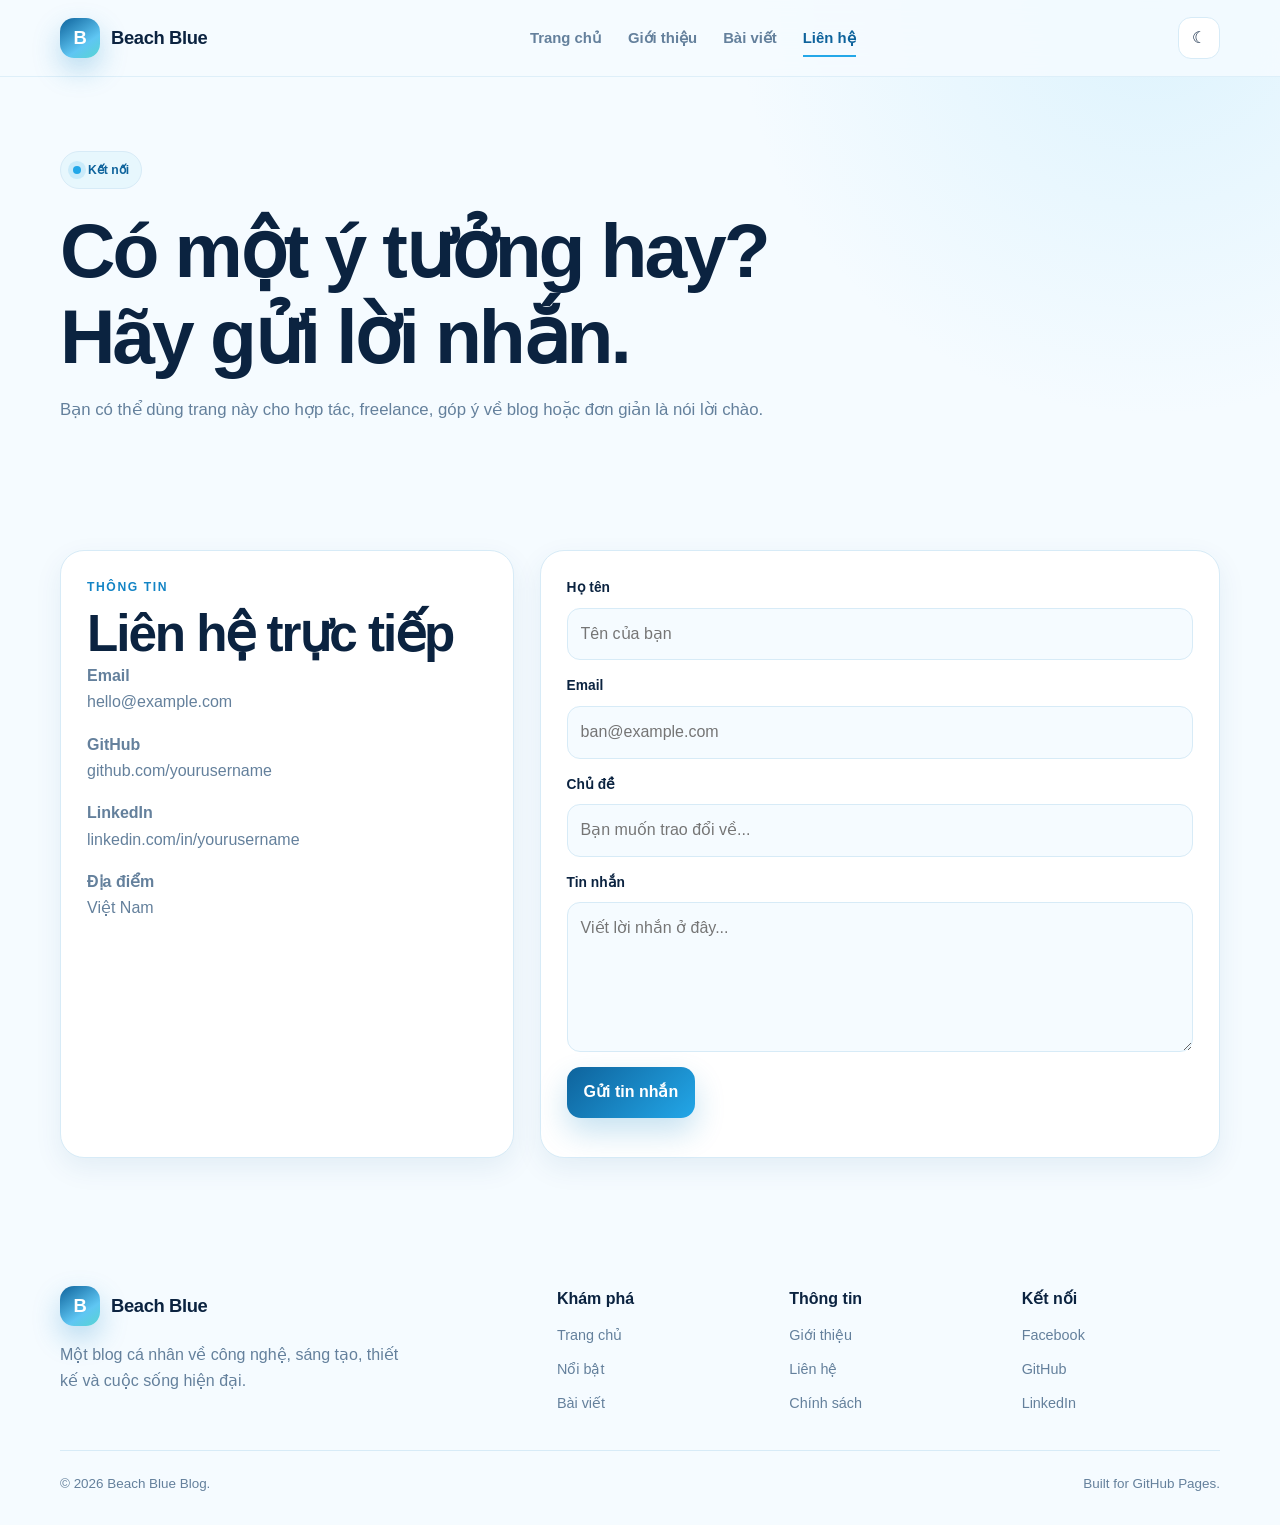
<file: contact.html>
<!DOCTYPE html>
<html lang="vi" data-theme="light">
<head>
  <meta charset="UTF-8">
  <meta name="viewport" content="width=device-width, initial-scale=1.0">
  <meta name="description" content="Liên hệ với Beach Blue Blog.">
  <title>Liên hệ — Beach Blue Blog</title>
  <link rel="stylesheet" href="assets/css/style.css">
</head>
<body>

<header class="site-header">
  <div class="container">
    <nav class="navbar">
      <a class="brand" href="index.html"><span class="brand-mark">B</span><span>Beach Blue</span></a>
      <div class="nav-links">
        <a href="index.html">Trang chủ</a>
        <a href="about.html">Giới thiệu</a>
        <a href="index.html#articles">Bài viết</a>
        <a class="active" href="contact.html">Liên hệ</a>
      </div>
      <div class="nav-actions">
        <button class="icon-btn" data-theme-toggle aria-label="Đổi giao diện">☾</button>
        <button class="icon-btn menu-btn" data-menu-toggle aria-label="Mở menu">☰</button>
      </div>
    </nav>
    <div class="mobile-menu" data-mobile-menu>
      <a href="index.html">Trang chủ</a>
      <a href="about.html">Giới thiệu</a>
      <a href="index.html#articles">Bài viết</a>
      <a href="contact.html">Liên hệ</a>
    </div>
  </div>
</header>


<main>
  <section class="page-hero">
    <div class="container">
      <div class="eyebrow"><span class="dot"></span>Kết nối</div>
      <h1 class="page-title">Có một ý tưởng hay? Hãy gửi lời nhắn.</h1>
      <p class="page-lead">Bạn có thể dùng trang này cho hợp tác, freelance, góp ý về blog hoặc đơn giản là nói lời chào.</p>
    </div>
  </section>

  <section class="section">
    <div class="container contact-grid">
      <aside class="contact-card">
        <div class="kicker">Thông tin</div>
        <h2>Liên hệ trực tiếp</h2>
        <div class="contact-list">
          <div><strong>Email</strong><br>hello@example.com</div>
          <div><strong>GitHub</strong><br>github.com/yourusername</div>
          <div><strong>LinkedIn</strong><br>linkedin.com/in/yourusername</div>
          <div><strong>Địa điểm</strong><br>Việt Nam</div>
        </div>
      </aside>

      <form class="contact-form" data-demo-form>
        <div class="form-row">
          <label for="name">Họ tên</label>
          <input id="name" type="text" placeholder="Tên của bạn" required>
        </div>
        <div class="form-row">
          <label for="email">Email</label>
          <input id="email" type="email" placeholder="ban@example.com" required>
        </div>
        <div class="form-row">
          <label for="subject">Chủ đề</label>
          <input id="subject" type="text" placeholder="Bạn muốn trao đổi về...">
        </div>
        <div class="form-row">
          <label for="message">Tin nhắn</label>
          <textarea id="message" placeholder="Viết lời nhắn ở đây..." required></textarea>
        </div>
        <button class="btn btn-primary" type="submit">Gửi tin nhắn</button>
        <p class="meta" data-form-message style="margin-top:12px"></p>
      </form>
    </div>
  </section>
</main>


<footer class="site-footer">
  <div class="container">
    <div class="footer-grid">
      <div>
        <a class="brand" href="index.html"><span class="brand-mark">B</span><span>Beach Blue</span></a>
        <p class="footer-copy">Một blog cá nhân về công nghệ, sáng tạo, thiết kế và cuộc sống hiện đại.</p>
      </div>
      <div>
        <div class="footer-title">Khám phá</div>
        <div class="footer-links">
          <a href="index.html">Trang chủ</a>
          <a href="index.html#featured">Nổi bật</a>
          <a href="index.html#articles">Bài viết</a>
        </div>
      </div>
      <div>
        <div class="footer-title">Thông tin</div>
        <div class="footer-links">
          <a href="about.html">Giới thiệu</a>
          <a href="contact.html">Liên hệ</a>
          <a href="#">Chính sách</a>
        </div>
      </div>
      <div>
        <div class="footer-title">Kết nối</div>
        <div class="footer-links">
          <a href="#">Facebook</a>
          <a href="#">GitHub</a>
          <a href="#">LinkedIn</a>
        </div>
      </div>
    </div>
    <div class="footer-bottom">
      <span>© 2026 Beach Blue Blog.</span>
      <span>Built for GitHub Pages.</span>
    </div>
  </div>
</footer>

<script src="assets/js/main.js"></script>
</body>
</html>
</file>
<file: assets/css/style.css>
:root {
  --bg: #f5fbff;
  --surface: #ffffff;
  --surface-2: #eaf7ff;
  --text: #0b2340;
  --muted: #64809c;
  --line: #d7ebf7;

  --ocean-900: #083b66;
  --ocean-800: #0b4f82;
  --ocean-700: #0e639c;
  --ocean-600: #1384c5;
  --ocean-500: #23a7e8;
  --ocean-400: #5fc6f3;
  --ocean-300: #9fdef8;
  --aqua: #57d5d2;
  --sand: #fff6df;

  --primary: var(--ocean-700);
  --primary-2: var(--ocean-500);
  --accent: var(--aqua);

  --radius-sm: 14px;
  --radius-md: 20px;
  --radius-lg: 30px;
  --shadow-sm: 0 10px 28px rgba(11, 79, 130, 0.08);
  --shadow-lg: 0 24px 70px rgba(11, 79, 130, 0.16);
}

html[data-theme="dark"] {
  --bg: #061a2b;
  --surface: #0b263c;
  --surface-2: #10344f;
  --text: #eef9ff;
  --muted: #a4bfd1;
  --line: #1b4563;
  --sand: #183144;
  --shadow-sm: 0 10px 28px rgba(0, 0, 0, .18);
  --shadow-lg: 0 24px 70px rgba(0, 0, 0, .28);
}

* { box-sizing: border-box; }

html {
  scroll-behavior: smooth;
}

body {
  margin: 0;
  font-family: "Be Vietnam Pro", sans-serif;
  color: var(--text);
  background:
    radial-gradient(circle at 90% 0%, color-mix(in srgb, var(--ocean-300) 28%, transparent), transparent 26rem),
    var(--bg);
  line-height: 1.65;
  transition: background .25s ease, color .25s ease;
}

img {
  display: block;
  width: 100%;
  object-fit: cover;
}

a {
  color: inherit;
  text-decoration: none;
}

button, input, textarea {
  font: inherit;
}

button {
  cursor: pointer;
}

.container {
  width: min(1160px, calc(100% - 36px));
  margin-inline: auto;
}

/* Header */
.site-header {
  position: sticky;
  top: 0;
  z-index: 50;
  backdrop-filter: blur(18px);
  background: color-mix(in srgb, var(--bg) 86%, transparent);
  border-bottom: 1px solid color-mix(in srgb, var(--line) 76%, transparent);
}

.navbar {
  min-height: 76px;
  display: flex;
  align-items: center;
  justify-content: space-between;
  gap: 22px;
}

.brand {
  display: inline-flex;
  align-items: center;
  gap: 11px;
  font-size: 1.15rem;
  font-weight: 800;
  letter-spacing: -.02em;
}

.brand-mark {
  width: 40px;
  height: 40px;
  border-radius: 14px;
  display: grid;
  place-items: center;
  color: white;
  background: linear-gradient(145deg, var(--ocean-700), var(--ocean-400) 65%, var(--aqua));
  box-shadow: 0 12px 28px rgba(19, 132, 197, .28);
}

.nav-links {
  display: flex;
  align-items: center;
  gap: 26px;
  color: var(--muted);
  font-weight: 700;
  font-size: .93rem;
}

.nav-links a {
  position: relative;
}

.nav-links a::after {
  content: "";
  position: absolute;
  left: 0;
  right: 100%;
  bottom: -7px;
  height: 2px;
  background: var(--primary-2);
  transition: right .2s ease;
}

.nav-links a:hover,
.nav-links a.active {
  color: var(--primary);
}

.nav-links a:hover::after,
.nav-links a.active::after {
  right: 0;
}

.nav-actions {
  display: flex;
  align-items: center;
  gap: 10px;
}

.icon-btn {
  width: 42px;
  height: 42px;
  border-radius: 13px;
  border: 1px solid var(--line);
  background: var(--surface);
  color: var(--text);
  display: grid;
  place-items: center;
}

.menu-btn {
  display: none;
}

.mobile-menu {
  display: none;
  padding-bottom: 16px;
}

.mobile-menu.open {
  display: grid;
  gap: 8px;
}

.mobile-menu a {
  padding: 11px 0;
  border-bottom: 1px solid var(--line);
  color: var(--muted);
  font-weight: 700;
}

/* Shared */
.eyebrow,
.chip {
  display: inline-flex;
  align-items: center;
  gap: 7px;
  width: fit-content;
  border-radius: 999px;
  font-size: .76rem;
  font-weight: 800;
}

.eyebrow {
  padding: 8px 12px;
  color: var(--primary);
  background: color-mix(in srgb, var(--ocean-300) 25%, var(--surface));
  border: 1px solid var(--line);
}

.chip {
  padding: 6px 9px;
  color: var(--ocean-700);
  background: color-mix(in srgb, var(--ocean-300) 30%, var(--surface));
}

html[data-theme="dark"] .chip {
  color: #a9e8ff;
}

.dot {
  width: 8px;
  height: 8px;
  border-radius: 50%;
  background: var(--primary-2);
  box-shadow: 0 0 0 5px color-mix(in srgb, var(--primary-2) 15%, transparent);
}

.btn {
  border: 0;
  padding: 12px 17px;
  border-radius: 14px;
  display: inline-flex;
  align-items: center;
  justify-content: center;
  gap: 8px;
  font-weight: 800;
  transition: transform .2s ease, box-shadow .2s ease;
}

.btn:hover {
  transform: translateY(-2px);
}

.btn-primary {
  color: white;
  background: linear-gradient(135deg, var(--ocean-700), var(--ocean-500));
  box-shadow: 0 14px 30px rgba(19,132,197,.24);
}

.btn-secondary {
  color: var(--text);
  background: var(--surface);
  border: 1px solid var(--line);
}

.section {
  padding: 72px 0;
}

.section-head {
  display: flex;
  align-items: end;
  justify-content: space-between;
  gap: 28px;
  margin-bottom: 30px;
}

.kicker {
  margin-bottom: 8px;
  color: var(--ocean-600);
  font-size: .76rem;
  font-weight: 900;
  letter-spacing: .13em;
  text-transform: uppercase;
}

.section h2,
.page-title,
.hero-title,
.article-title {
  font-family: "Be Vietnam Pro", sans-serif;
  font-weight: 800;
  letter-spacing: -0.04em;
  line-height: 1.12;
}
.section h2 {
  margin: 0;
  font-size: clamp(2rem, 4vw, 3.25rem);
}

.section-desc {
  max-width: 540px;
  margin: 0;
  color: var(--muted);
}

/* Hero */
.hero {
  padding: 78px 0 52px;
}

.hero-grid {
  display: grid;
  grid-template-columns: 1.03fr .97fr;
  align-items: center;
  gap: 54px;
}

.hero-title {
  margin: 20px 0 22px;
  font-size: clamp(3.2rem, 7vw, 6.3rem);
}

.gradient-text {
  background: linear-gradient(100deg, var(--ocean-800), var(--ocean-500), var(--aqua));
  -webkit-background-clip: text;
  color: transparent;
}

.hero-copy {
  max-width: 650px;
  margin-bottom: 28px;
  color: var(--muted);
  font-size: 1.06rem;
}

.hero-actions {
  display: flex;
  flex-wrap: wrap;
  gap: 12px;
}

.hero-visual {
  position: relative;
}

.hero-card {
  position: relative;
  min-height: 510px;
  overflow: hidden;
  border-radius: 36px;
  box-shadow: var(--shadow-lg);
}

.hero-card img {
  height: 510px;
}

.hero-overlay {
  position: absolute;
  inset: 0;
  background: linear-gradient(to top, rgba(5, 37, 62, .88), rgba(5, 37, 62, .05) 66%);
}

.hero-card-content {
  position: absolute;
  inset-inline: 28px;
  bottom: 27px;
  color: white;
}

.hero-card-content h3 {
  margin: 12px 0 8px;
  font-family: "Be Vietnam Pro", sans-serif;
  font-size: 2rem;
  line-height: 1.12;
}

.hero-card .chip {
  background: rgba(255,255,255,.18);
  color: white;
  backdrop-filter: blur(10px);
}

.meta {
  color: var(--muted);
  font-size: .82rem;
}

.hero-card .meta {
  color: rgba(255,255,255,.78);
}

.float-card {
  position: absolute;
  top: 38px;
  right: -18px;
  width: 185px;
  padding: 18px;
  border-radius: 20px;
  border: 1px solid var(--line);
  background: var(--surface);
  box-shadow: var(--shadow-sm);
}

.float-card strong {
  display: block;
  margin: 3px 0;
  font-size: 1.5rem;
  color: var(--primary);
}

.float-card span {
  color: var(--muted);
  font-size: .8rem;
}

/* Cards */
.feature-grid {
  display: grid;
  grid-template-columns: 1.15fr .85fr;
  gap: 22px;
}

.card {
  overflow: hidden;
  border: 1px solid var(--line);
  border-radius: var(--radius-md);
  background: var(--surface);
  box-shadow: var(--shadow-sm);
}

.card-body {
  padding: 22px;
}

.feature-main img {
  height: 360px;
}

.card h3 {
  margin: 11px 0 10px;
  font-family: "Be Vietnam Pro", sans-serif;
  line-height: 1.18;
}

.feature-main h3 {
  font-size: 1.8rem;
}

.card p {
  color: var(--muted);
}

.card-meta {
  display: flex;
  justify-content: space-between;
  gap: 16px;
  margin-top: 18px;
  color: var(--muted);
  font-size: .8rem;
}

.feature-stack {
  display: grid;
  gap: 22px;
}

.feature-small {
  display: grid;
  grid-template-columns: 180px 1fr;
  min-height: 180px;
}

.feature-small img {
  height: 100%;
}

.feature-small .card-body {
  padding: 18px;
}

.feature-small h3 {
  font-size: 1.22rem;
}

.category-row {
  display: flex;
  flex-wrap: wrap;
  gap: 10px;
  margin-bottom: 28px;
}

.category-btn {
  border: 1px solid var(--line);
  background: var(--surface);
  color: var(--muted);
  padding: 9px 13px;
  border-radius: 999px;
  font-weight: 800;
  font-size: .82rem;
}

.category-btn:hover,
.category-btn.active {
  background: var(--ocean-800);
  color: white;
  border-color: var(--ocean-800);
}

.posts-grid {
  display: grid;
  grid-template-columns: repeat(3, 1fr);
  gap: 22px;
}

.post-card {
  transition: transform .2s ease, box-shadow .2s ease;
}

.post-card:hover {
  transform: translateY(-5px);
  box-shadow: var(--shadow-lg);
}

.post-card img {
  height: 225px;
}

.post-card h3 {
  font-size: 1.34rem;
}

.read-more {
  display: inline-flex;
  margin-top: 2px;
  color: var(--primary);
  font-size: .88rem;
  font-weight: 800;
}

/* CTA */
.cta-panel {
  position: relative;
  overflow: hidden;
  border-radius: var(--radius-lg);
  padding: 52px;
  color: white;
  background:
    radial-gradient(circle at 10% 20%, rgba(255,255,255,.22), transparent 30%),
    linear-gradient(135deg, var(--ocean-800), var(--ocean-500) 56%, var(--aqua));
  box-shadow: var(--shadow-lg);
}

.cta-grid {
  display: grid;
  grid-template-columns: 1fr .9fr;
  align-items: center;
  gap: 42px;
}

.cta-panel h2 {
  color: white;
  margin-bottom: 14px;
}

.cta-panel p {
  color: rgba(255,255,255,.82);
  margin: 0;
}

.subscribe-form {
  display: flex;
  gap: 8px;
  padding: 8px;
  background: rgba(255,255,255,.14);
  border: 1px solid rgba(255,255,255,.24);
  border-radius: 16px;
  backdrop-filter: blur(12px);
}

.subscribe-form input {
  flex: 1;
  min-width: 0;
  border: 0;
  outline: 0;
  background: transparent;
  color: white;
  padding: 11px 12px;
}

.subscribe-form input::placeholder {
  color: rgba(255,255,255,.7);
}

.subscribe-form button {
  border: 0;
  border-radius: 12px;
  background: white;
  color: var(--ocean-800);
  padding: 11px 16px;
  font-weight: 900;
}

/* Inner pages */
.page-hero {
  padding: 74px 0 38px;
}

.page-title {
  max-width: 800px;
  margin: 18px 0 16px;
  font-size: clamp(3rem, 6vw, 5.4rem);
}

.page-lead {
  max-width: 720px;
  color: var(--muted);
  font-size: 1.05rem;
}

.split {
  display: grid;
  grid-template-columns: .9fr 1.1fr;
  gap: 42px;
  align-items: center;
}

.portrait {
  overflow: hidden;
  border-radius: 30px;
  box-shadow: var(--shadow-lg);
}

.portrait img {
  min-height: 520px;
}

.info-panel {
  padding: 30px;
  border: 1px solid var(--line);
  border-radius: 24px;
  background: var(--surface);
  box-shadow: var(--shadow-sm);
}

.info-panel h3 {
  margin-top: 0;
}

.info-panel p,
.info-panel li {
  color: var(--muted);
}

.contact-grid {
  display: grid;
  grid-template-columns: .8fr 1.2fr;
  gap: 26px;
}

.contact-card,
.contact-form {
  border: 1px solid var(--line);
  border-radius: 24px;
  background: var(--surface);
  padding: 26px;
  box-shadow: var(--shadow-sm);
}

.contact-list {
  display: grid;
  gap: 16px;
  color: var(--muted);
}

.form-row {
  display: grid;
  gap: 8px;
  margin-bottom: 15px;
}

.form-row label {
  font-size: .86rem;
  font-weight: 800;
}

.form-row input,
.form-row textarea {
  width: 100%;
  border: 1px solid var(--line);
  border-radius: 13px;
  background: var(--bg);
  color: var(--text);
  padding: 12px 13px;
  outline: none;
}

.form-row input:focus,
.form-row textarea:focus {
  border-color: var(--ocean-400);
  box-shadow: 0 0 0 4px color-mix(in srgb, var(--ocean-300) 28%, transparent);
}

.form-row textarea {
  min-height: 150px;
  resize: vertical;
}

/* Article */
.article-wrap {
  width: min(820px, calc(100% - 36px));
  margin-inline: auto;
  padding: 72px 0;
}

.article-header {
  text-align: center;
}

.article-header .eyebrow {
  margin-inline: auto;
}

.article-title {
  margin: 18px auto 16px;
  font-size: clamp(2.7rem, 6vw, 5rem);
}

.article-subtitle {
  color: var(--muted);
  font-size: 1.05rem;
}

.article-cover {
  margin: 34px 0;
  overflow: hidden;
  border-radius: 28px;
  box-shadow: var(--shadow-lg);
}

.article-cover img {
  height: 470px;
}

.article-content {
  font-size: 1.04rem;
}

.article-content h2,
.article-content h3 {
  margin-top: 2.2em;
  font-family: "Be Vietnam Pro", sans-serif;
  line-height: 1.2;
}

.article-content p,
.article-content li {
  color: color-mix(in srgb, var(--text) 88%, var(--muted));
}

.article-content blockquote {
  margin: 2rem 0;
  padding: 20px 22px;
  border-left: 4px solid var(--primary-2);
  border-radius: 0 16px 16px 0;
  background: var(--surface-2);
  color: var(--text);
}

/* Footer */
.site-footer {
  padding: 56px 0 30px;
}

.footer-grid {
  display: grid;
  grid-template-columns: 1.4fr repeat(3, .6fr);
  gap: 34px;
  padding-bottom: 34px;
  border-bottom: 1px solid var(--line);
}

.footer-copy {
  max-width: 360px;
  color: var(--muted);
}

.footer-title {
  margin-bottom: 12px;
  font-weight: 900;
}

.footer-links {
  display: grid;
  gap: 10px;
  color: var(--muted);
  font-size: .9rem;
}

.footer-bottom {
  display: flex;
  justify-content: space-between;
  gap: 16px;
  flex-wrap: wrap;
  padding-top: 22px;
  color: var(--muted);
  font-size: .84rem;
}

@media (max-width: 980px) {
  .hero-grid,
  .feature-grid,
  .cta-grid,
  .split,
  .contact-grid {
    grid-template-columns: 1fr;
  }

  .posts-grid {
    grid-template-columns: repeat(2, 1fr);
  }

  .footer-grid {
    grid-template-columns: repeat(2, 1fr);
  }

  .hero-card,
  .hero-card img {
    min-height: 430px;
    height: 430px;
  }

  .float-card {
    right: 16px;
  }
}

@media (max-width: 720px) {
  .nav-links {
    display: none;
  }

  .menu-btn {
    display: grid;
  }

  .hero {
    padding-top: 44px;
  }

  .hero-title {
    font-size: clamp(3rem, 14vw, 4.7rem);
  }

  .hero-card,
  .hero-card img {
    min-height: 380px;
    height: 380px;
  }

  .float-card {
    display: none;
  }

  .section {
    padding: 52px 0;
  }

  .section-head {
    align-items: flex-start;
    flex-direction: column;
  }

  .feature-small {
    grid-template-columns: 130px 1fr;
  }

  .posts-grid {
    grid-template-columns: 1fr;
  }

  .post-card img {
    height: 250px;
  }

  .cta-panel {
    padding: 34px 24px;
  }

  .subscribe-form {
    flex-direction: column;
  }

  .footer-grid {
    grid-template-columns: 1fr;
  }

  .article-cover img {
    height: 320px;
  }
}
</file>
